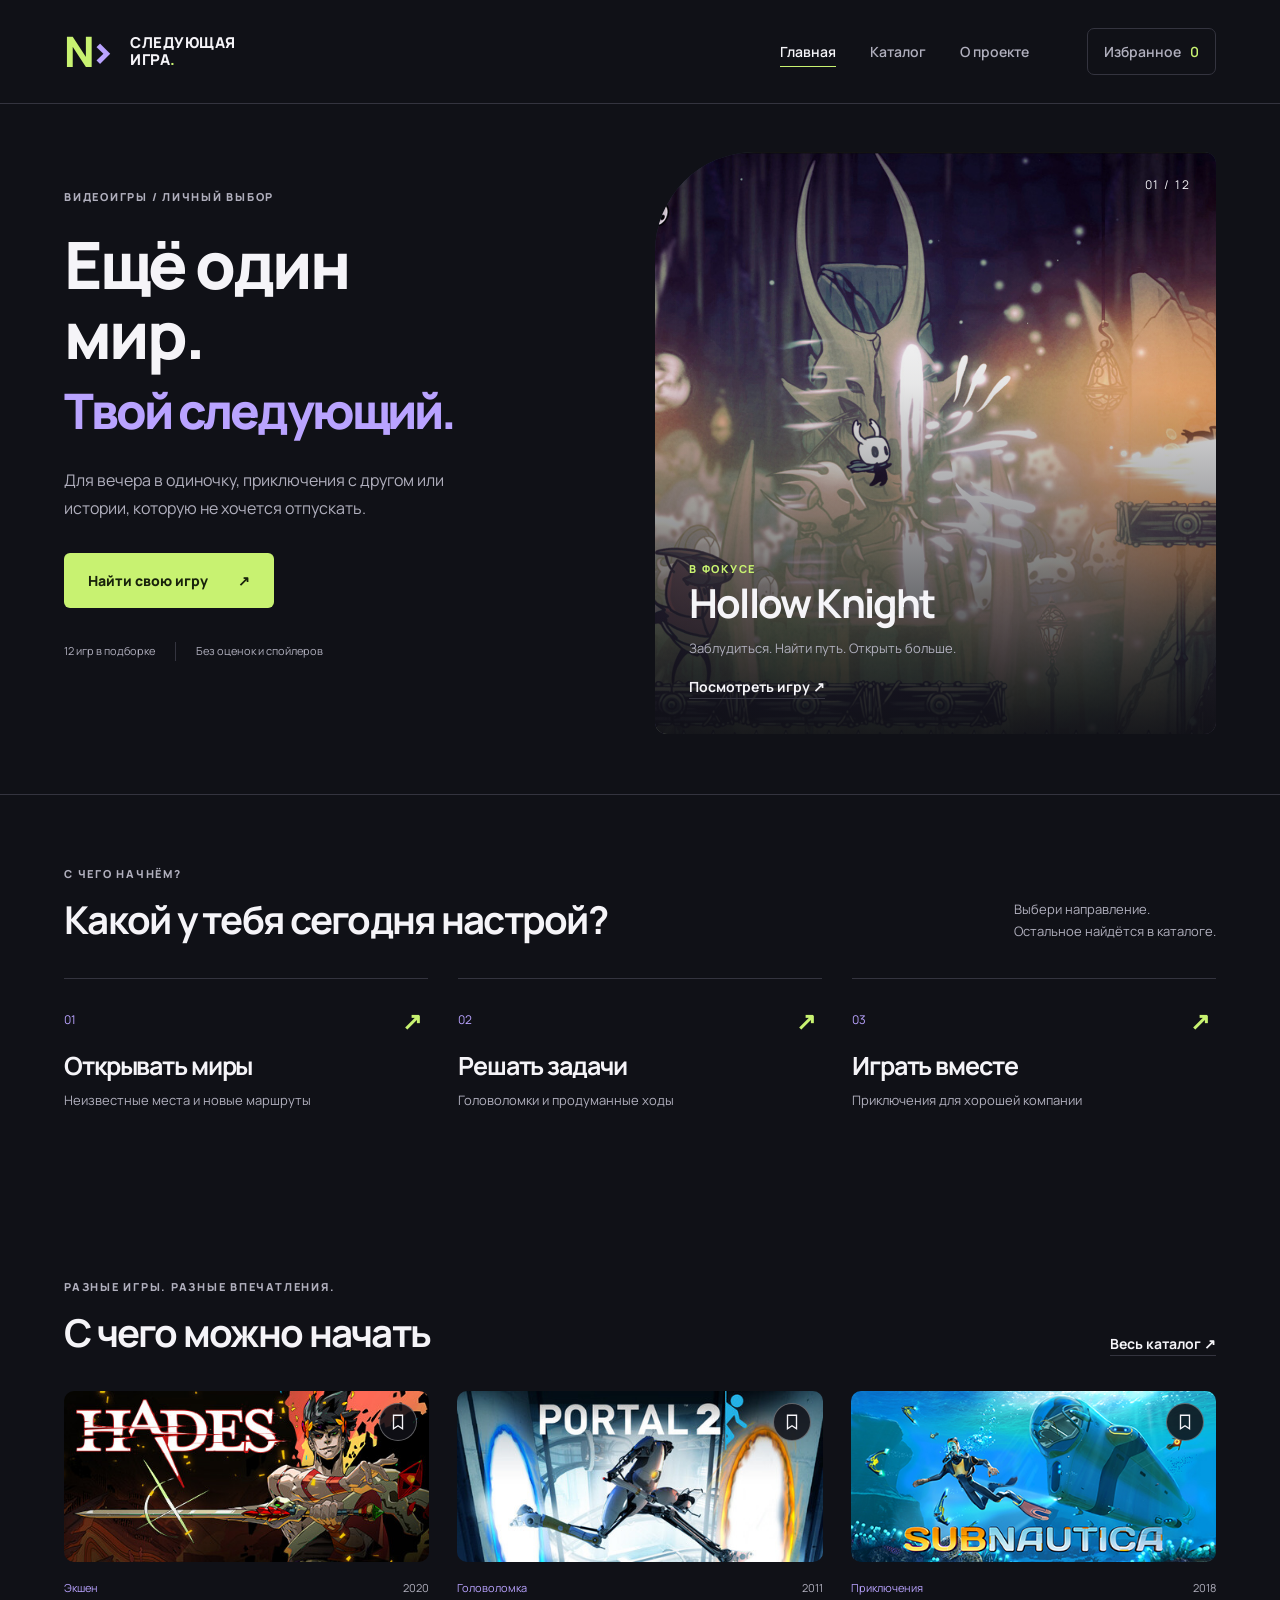
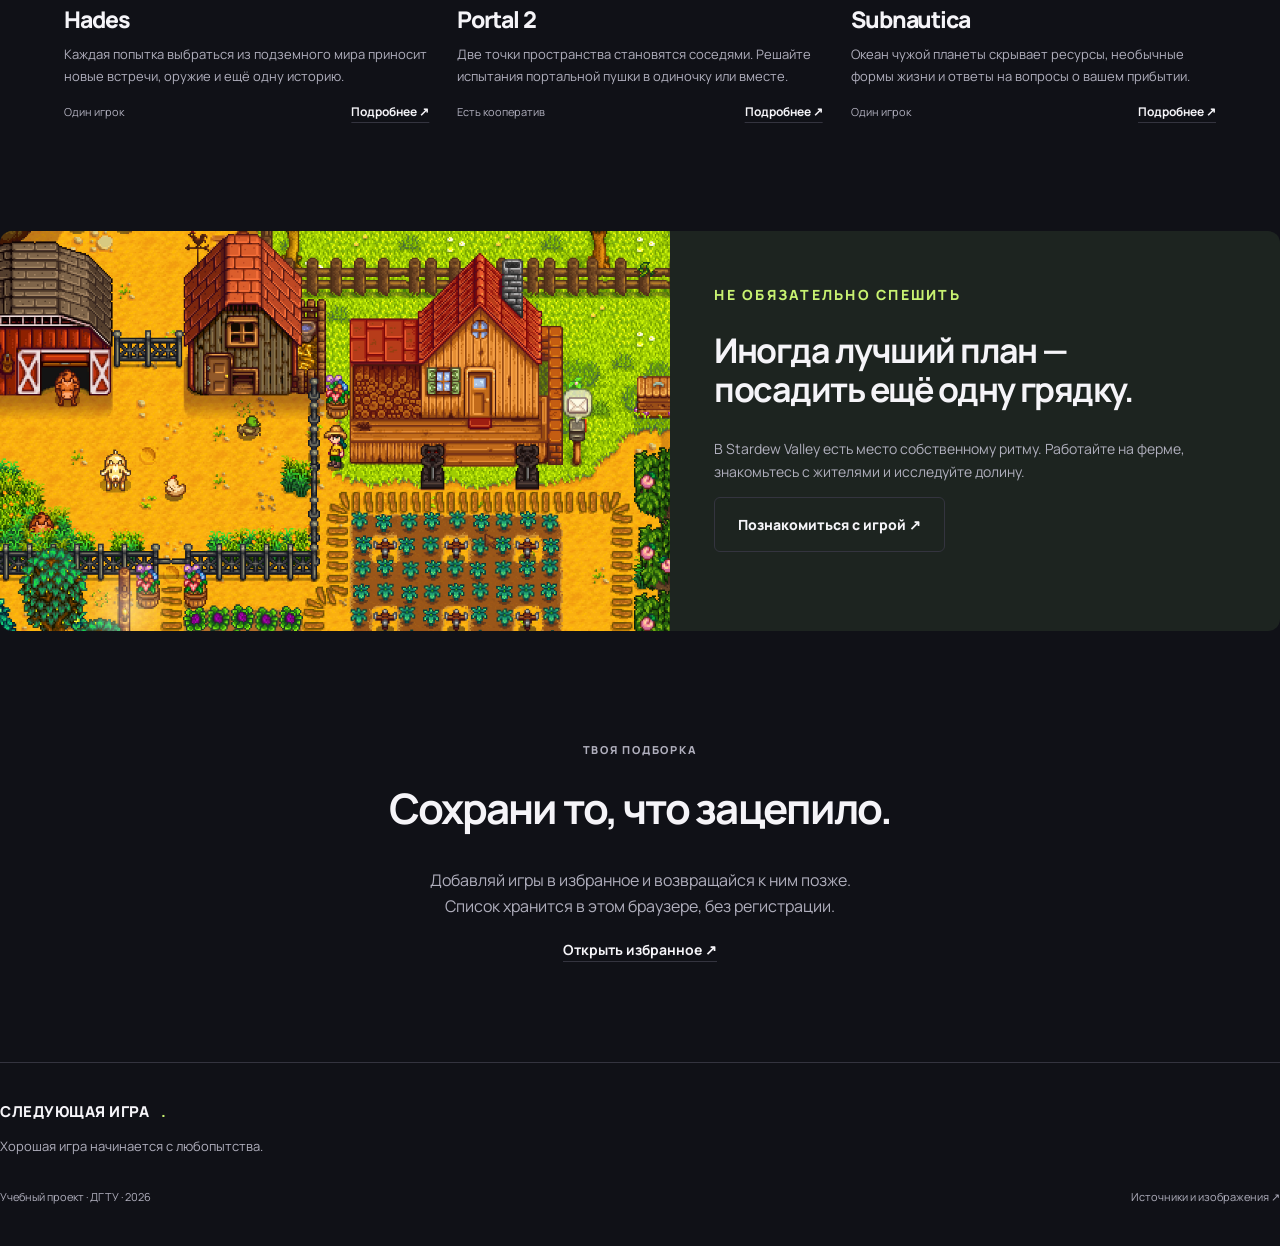
<file: gfggegeg/index.html>
<!doctype html><html lang="ru"><head><meta charset="utf-8"><meta name="viewport" content="width=device-width,initial-scale=1"><meta name="theme-color" content="#101117"><meta name="description" content="Следующая игра — небольшой каталог видеоигр. Поиск по названию, жанры, кооператив и личный список избранного."><title>Главная — Следующая игра</title><link rel="stylesheet" href="styles.css"><script src="games.js" defer></script><script src="app.js" defer></script></head><body><a class="skip" href="#main">К содержимому</a><header class="header"><a class="brand" href="index.html" aria-label="Следующая игра — главная"><span class="brand-symbol">N<span>›</span></span><span>СЛЕДУЮЩАЯ<br>ИГРА<span class="brand-dot">.</span></span></a><button class="menu-toggle" aria-expanded="false" aria-controls="nav">Меню <span>☰</span></button><nav id="nav" aria-label="Главное меню"><a href="index.html" aria-current="page">Главная</a><a href="catalog.html" >Каталог</a><a href="about.html" >О проекте</a><a class="nav-saved" href="catalog.html?saved=1">Избранное <span id="saved-count">0</span></a></nav></header><main id="main"><section class="hero"><div class="hero-copy"><p class="eyebrow">ВИДЕОИГРЫ / ЛИЧНЫЙ ВЫБОР</p><h1>Ещё один<br>мир.<br><em>Твой следующий.</em></h1><p class="hero-intro">Для вечера в одиночку, приключения с другом или истории, которую не хочется отпускать.</p><a class="button primary" href="catalog.html">Найти свою игру <span>↗</span></a><div class="hero-meta"><span>12 игр в подборке</span><span>Без оценок и спойлеров</span></div></div><div class="hero-art"><img src="assets/367520-scene.jpg" alt="Подземное королевство в Hollow Knight" fetchpriority="high"><div class="hero-art-shade"></div><div class="hero-feature"><span class="eyebrow">В ФОКУСЕ</span><h2>Hollow Knight</h2><p>Заблудиться. Найти путь. Открыть больше.</p><button class="text-link" data-open="367520">Посмотреть игру ↗</button></div><span class="hero-index">01 / 12</span></div></section><section class="section moods"><div class="section-heading"><div><p class="eyebrow">С ЧЕГО НАЧНЁМ?</p><h2>Какой у тебя сегодня настрой?</h2></div><p>Выбери направление.<br>Остальное найдётся в каталоге.</p></div><div class="mood-list"><a href="catalog.html?mood=Исследовать"><span>01</span><h3>Открывать миры</h3><p>Неизвестные места и новые маршруты</p><b>↗</b></a><a href="catalog.html?mood=Подумать"><span>02</span><h3>Решать задачи</h3><p>Головоломки и продуманные ходы</p><b>↗</b></a><a href="catalog.html?mode=coop"><span>03</span><h3>Играть вместе</h3><p>Приключения для хорошей компании</p><b>↗</b></a></div></section><section class="section featured"><div class="section-heading"><div><p class="eyebrow">РАЗНЫЕ ИГРЫ. РАЗНЫЕ ВПЕЧАТЛЕНИЯ.</p><h2>С чего можно начать</h2></div><a class="text-link" href="catalog.html">Весь каталог ↗</a></div><div id="featured-games" class="game-grid"></div></section><section class="editorial"><img src="assets/413150-scene.jpg" alt="Ферма в Stardew Valley" loading="lazy"><div><p class="eyebrow">НЕ ОБЯЗАТЕЛЬНО СПЕШИТЬ</p><h2>Иногда лучший план —<br>посадить ещё одну грядку.</h2><p>В Stardew Valley есть место собственному ритму. Работайте на ферме, знакомьтесь с жителями и исследуйте долину.</p><button class="button secondary" data-open="413150">Познакомиться с игрой ↗</button></div></section><section class="section final-note"><p class="eyebrow">ТВОЯ ПОДБОРКА</p><h2>Сохрани то, что зацепило.</h2><p>Добавляй игры в избранное и возвращайся к ним позже.<br>Список хранится в этом браузере, без регистрации.</p><a class="text-link" href="catalog.html?saved=1">Открыть избранное ↗</a></section></main><footer class="footer"><a class="brand" href="index.html">СЛЕДУЮЩАЯ ИГРА<span class="brand-dot">.</span></a><p>Хорошая игра начинается с любопытства.</p><div><span>Учебный проект · ДГТУ · 2026</span><a href="sources.html">Источники и изображения ↗</a></div></footer><dialog id="game-dialog" aria-labelledby="dialog-title"><button class="dialog-close" aria-label="Закрыть описание">×</button><div id="dialog-body"></div></dialog><p class="toast" role="status" id="toast"></p></body></html>
</file>
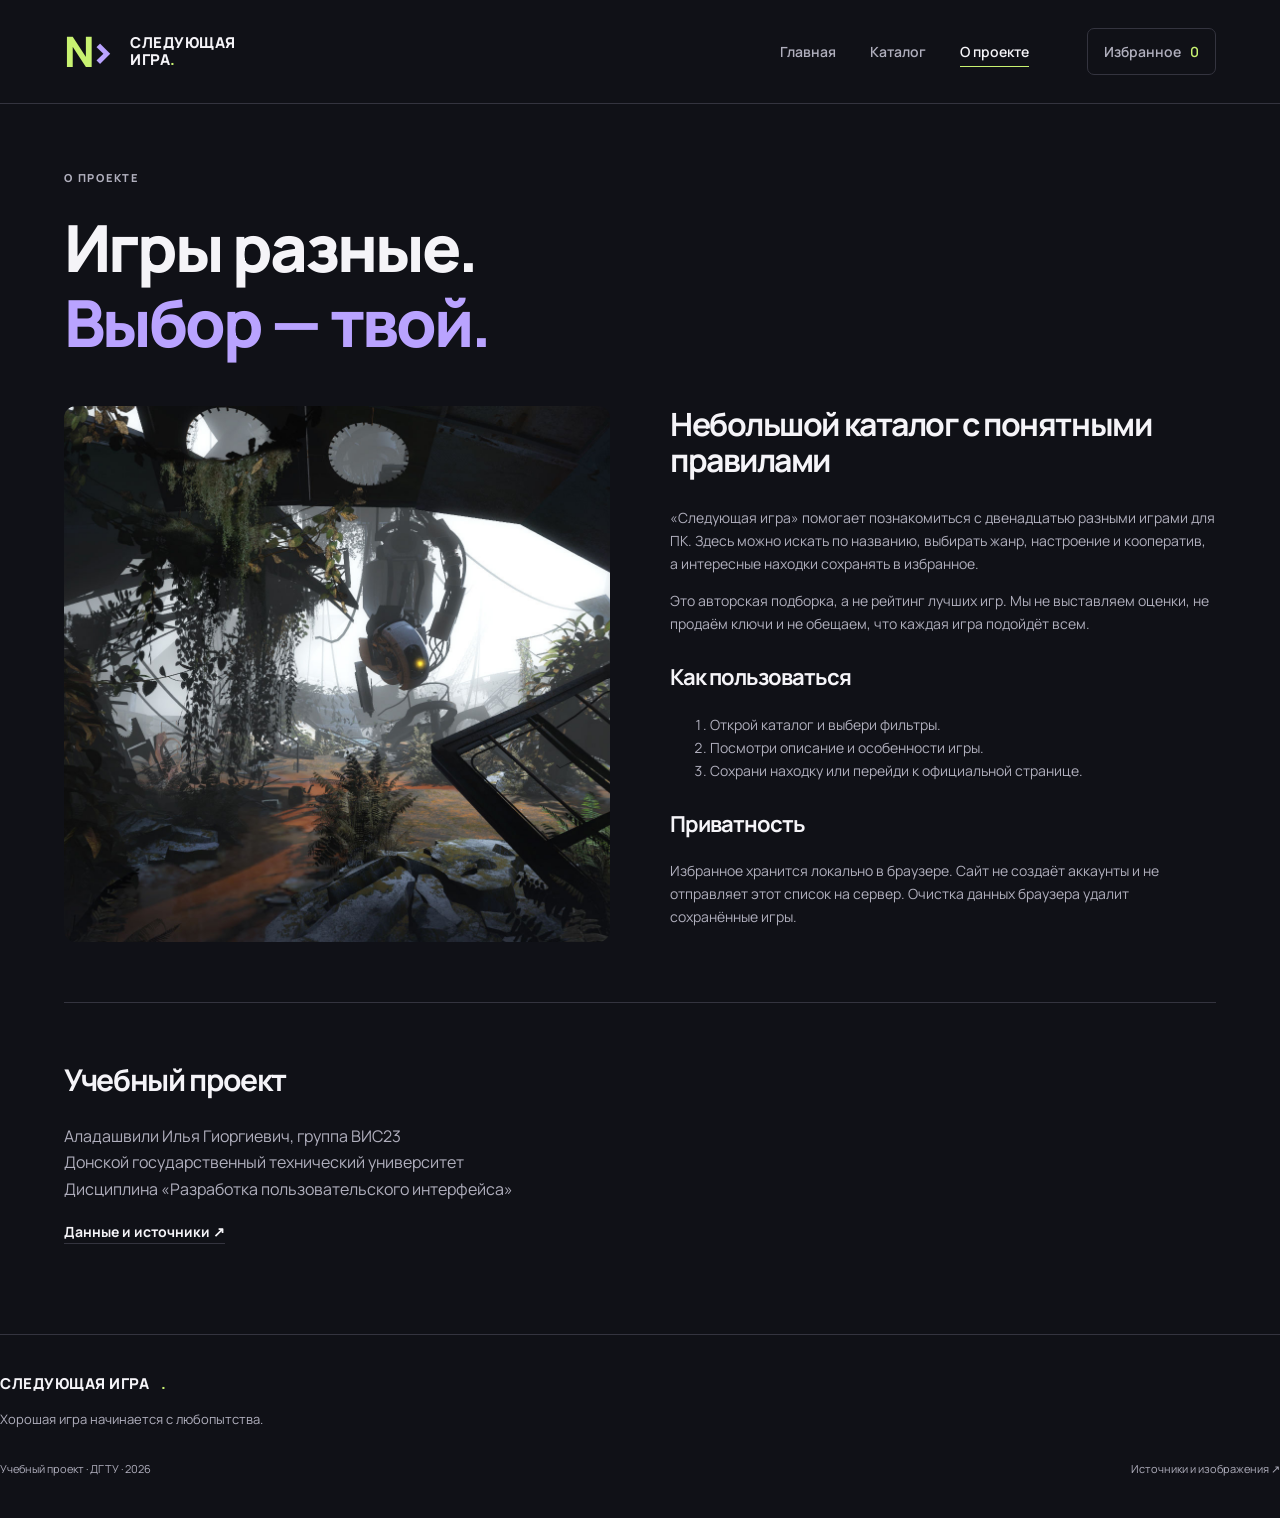
<file: gfggegeg/about.html>
<!doctype html><html lang="ru"><head><meta charset="utf-8"><meta name="viewport" content="width=device-width,initial-scale=1"><meta name="theme-color" content="#101117"><meta name="description" content="Следующая игра — небольшой каталог видеоигр. Поиск по названию, жанры, кооператив и личный список избранного."><title>О проекте — Следующая игра</title><link rel="stylesheet" href="styles.css"><script src="games.js" defer></script><script src="app.js" defer></script></head><body><a class="skip" href="#main">К содержимому</a><header class="header"><a class="brand" href="index.html" aria-label="Следующая игра — главная"><span class="brand-symbol">N<span>›</span></span><span>СЛЕДУЮЩАЯ<br>ИГРА<span class="brand-dot">.</span></span></a><button class="menu-toggle" aria-expanded="false" aria-controls="nav">Меню <span>☰</span></button><nav id="nav" aria-label="Главное меню"><a href="index.html" >Главная</a><a href="catalog.html" >Каталог</a><a href="about.html" aria-current="page">О проекте</a><a class="nav-saved" href="catalog.html?saved=1">Избранное <span id="saved-count">0</span></a></nav></header><main id="main" class="about-main"><p class="eyebrow">О ПРОЕКТЕ</p><h1>Игры разные.<br><em>Выбор — твой.</em></h1><div class="about-layout"><img src="assets/620-scene.jpg" alt="Испытательная камера из Portal 2"><div><h2>Небольшой каталог с понятными правилами</h2><p>«Следующая игра» помогает познакомиться с двенадцатью разными играми для ПК. Здесь можно искать по названию, выбирать жанр, настроение и кооператив, а интересные находки сохранять в избранное.</p><p>Это авторская подборка, а не рейтинг лучших игр. Мы не выставляем оценки, не продаём ключи и не обещаем, что каждая игра подойдёт всем.</p><h3>Как пользоваться</h3><ol><li>Открой каталог и выбери фильтры.</li><li>Посмотри описание и особенности игры.</li><li>Сохрани находку или перейди к официальной странице.</li></ol><h3>Приватность</h3><p>Избранное хранится локально в браузере. Сайт не создаёт аккаунты и не отправляет этот список на сервер. Очистка данных браузера удалит сохранённые игры.</p></div></div><section class="about-author"><h2>Учебный проект</h2><p>Аладашвили Илья Гиоргиевич, группа ВИС23<br>Донской государственный технический университет<br>Дисциплина «Разработка пользовательского интерфейса»</p><a class="text-link" href="sources.html">Данные и источники ↗</a></section></main><footer class="footer"><a class="brand" href="index.html">СЛЕДУЮЩАЯ ИГРА<span class="brand-dot">.</span></a><p>Хорошая игра начинается с любопытства.</p><div><span>Учебный проект · ДГТУ · 2026</span><a href="sources.html">Источники и изображения ↗</a></div></footer><dialog id="game-dialog" aria-labelledby="dialog-title"><button class="dialog-close" aria-label="Закрыть описание">×</button><div id="dialog-body"></div></dialog><p class="toast" role="status" id="toast"></p></body></html>
</file>
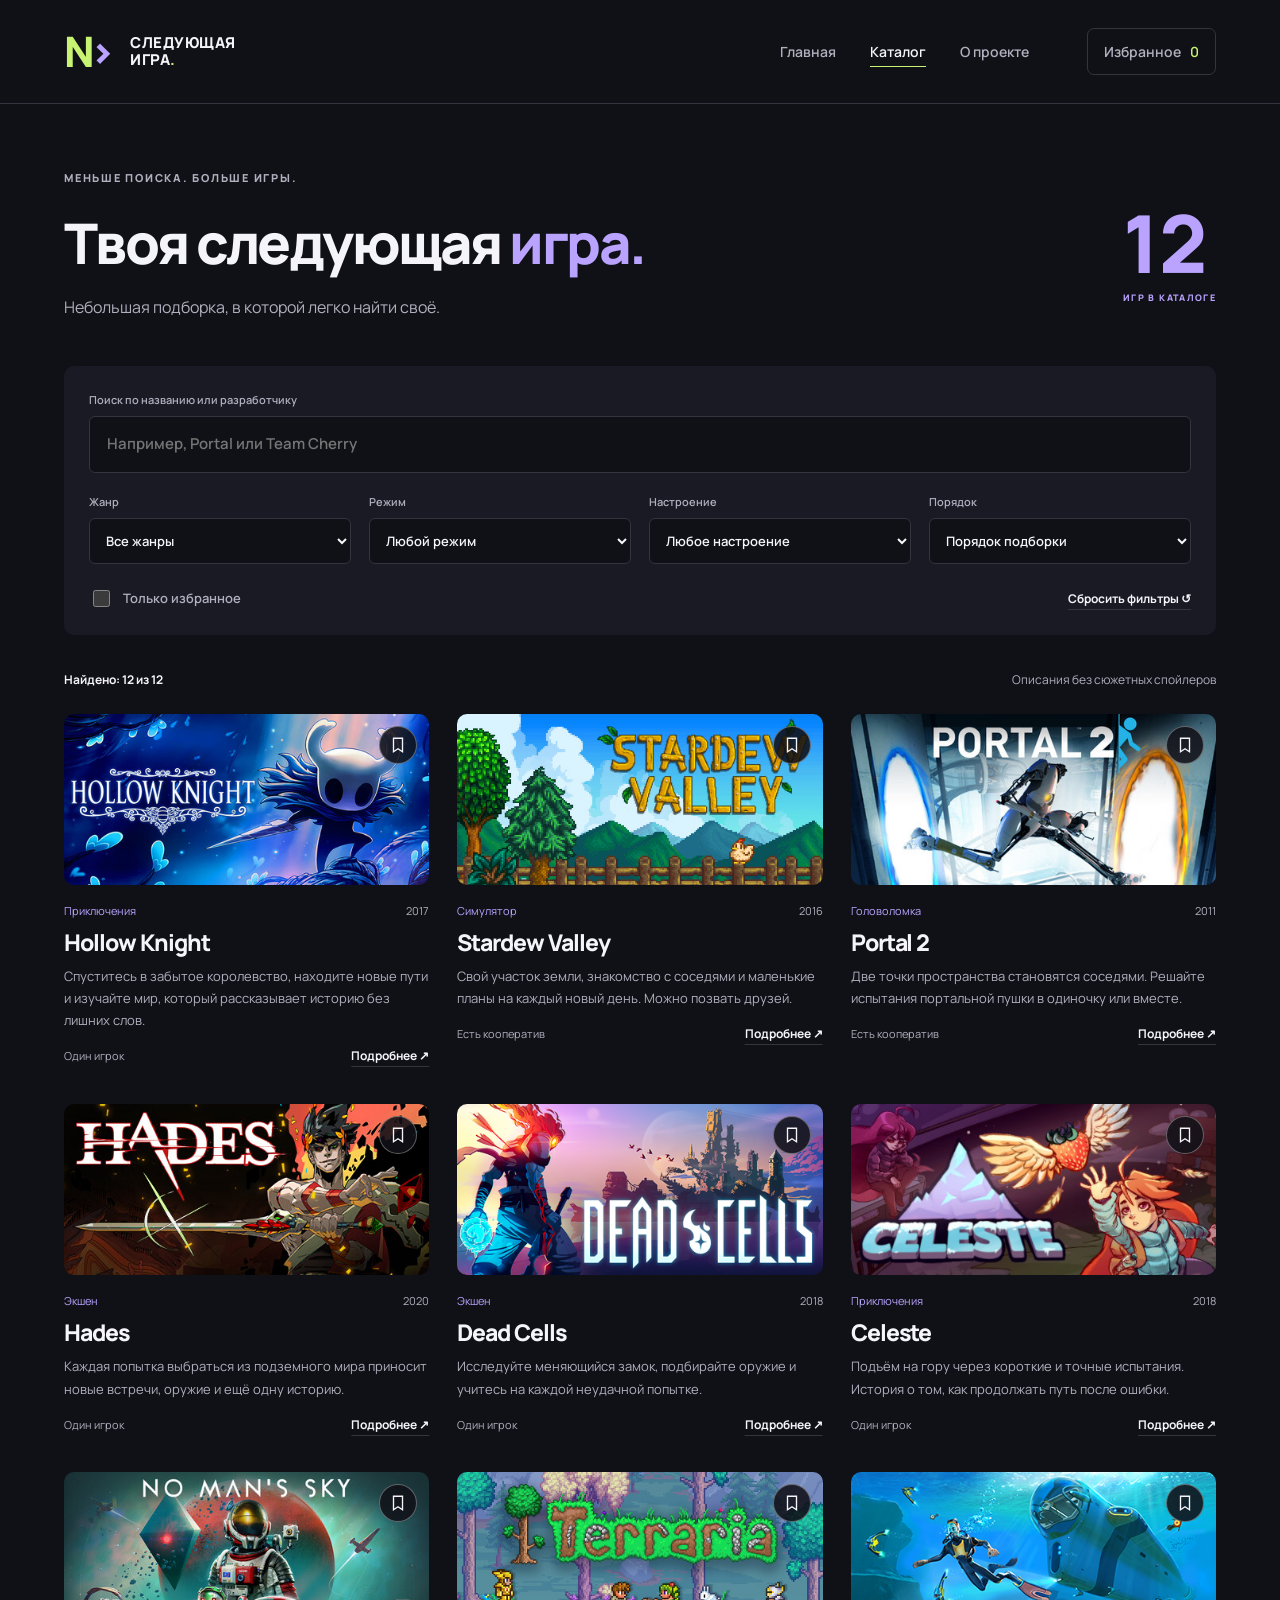
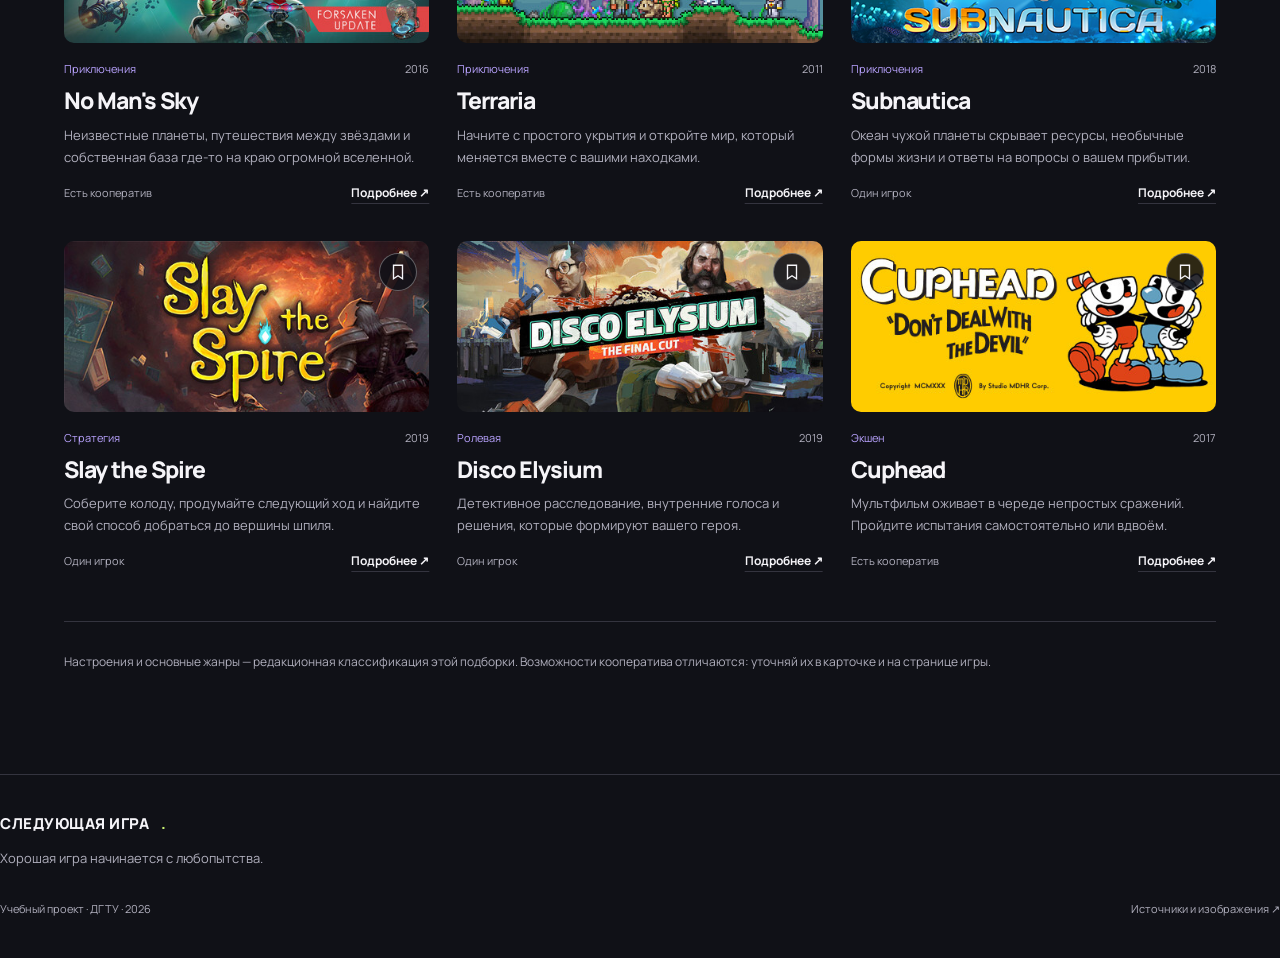
<file: gfggegeg/catalog.html>
<!doctype html><html lang="ru"><head><meta charset="utf-8"><meta name="viewport" content="width=device-width,initial-scale=1"><meta name="theme-color" content="#101117"><meta name="description" content="Следующая игра — небольшой каталог видеоигр. Поиск по названию, жанры, кооператив и личный список избранного."><title>Каталог — Следующая игра</title><link rel="stylesheet" href="styles.css"><script src="games.js" defer></script><script src="app.js" defer></script></head><body><a class="skip" href="#main">К содержимому</a><header class="header"><a class="brand" href="index.html" aria-label="Следующая игра — главная"><span class="brand-symbol">N<span>›</span></span><span>СЛЕДУЮЩАЯ<br>ИГРА<span class="brand-dot">.</span></span></a><button class="menu-toggle" aria-expanded="false" aria-controls="nav">Меню <span>☰</span></button><nav id="nav" aria-label="Главное меню"><a href="index.html" >Главная</a><a href="catalog.html" aria-current="page">Каталог</a><a href="about.html" >О проекте</a><a class="nav-saved" href="catalog.html?saved=1">Избранное <span id="saved-count">0</span></a></nav></header><main id="main" class="catalog-main"><div class="catalog-title"><div><p class="eyebrow">МЕНЬШЕ ПОИСКА. БОЛЬШЕ ИГРЫ.</p><h1>Твоя следующая <em>игра.</em></h1><p>Небольшая подборка, в которой легко найти своё.</p></div><span class="catalog-number">12<span>ИГР В КАТАЛОГЕ</span></span></div><form id="filters" class="filters" role="search"><label class="search-label"><span>Поиск по названию или разработчику</span><input type="search" id="search" placeholder="Например, Portal или Team Cherry" autocomplete="off"></label><div class="filter-row"><label>Жанр<select id="genre"><option value="">Все жанры</option></select></label><label>Режим<select id="mode"><option value="">Любой режим</option><option value="solo">Один игрок</option><option value="coop">Есть кооператив</option></select></label><label>Настроение<select id="mood"><option value="">Любое настроение</option></select></label><label>Порядок<select id="sort"><option value="curated">Порядок подборки</option><option value="name">Название А–Я</option><option value="year">Сначала новые</option></select></label></div><div class="filter-bottom"><label class="checkbox"><input type="checkbox" id="only-saved"> Только избранное</label><button type="button" id="reset" class="text-link">Сбросить фильтры ↺</button></div></form><div class="results-heading"><p id="results-count" role="status"></p><p>Описания без сюжетных спойлеров</p></div><div id="catalog-grid" class="game-grid"></div><div id="empty-state" class="empty-state" hidden><h2>Пока ничего не нашлось</h2><p>Попробуй другое название или убери часть фильтров.<br>Чтобы сохранить игру, нажми на закладку в её карточке.</p><button class="button primary" id="empty-reset">Показать все игры</button></div><p class="catalog-note">Настроения и основные жанры — редакционная классификация этой подборки. Возможности кооператива отличаются: уточняй их в карточке и на странице игры.</p><noscript>Для поиска и фильтров включите JavaScript. Список игр и ссылки доступны на странице «Источники».</noscript></main><footer class="footer"><a class="brand" href="index.html">СЛЕДУЮЩАЯ ИГРА<span class="brand-dot">.</span></a><p>Хорошая игра начинается с любопытства.</p><div><span>Учебный проект · ДГТУ · 2026</span><a href="sources.html">Источники и изображения ↗</a></div></footer><dialog id="game-dialog" aria-labelledby="dialog-title"><button class="dialog-close" aria-label="Закрыть описание">×</button><div id="dialog-body"></div></dialog><p class="toast" role="status" id="toast"></p></body></html>
</file>
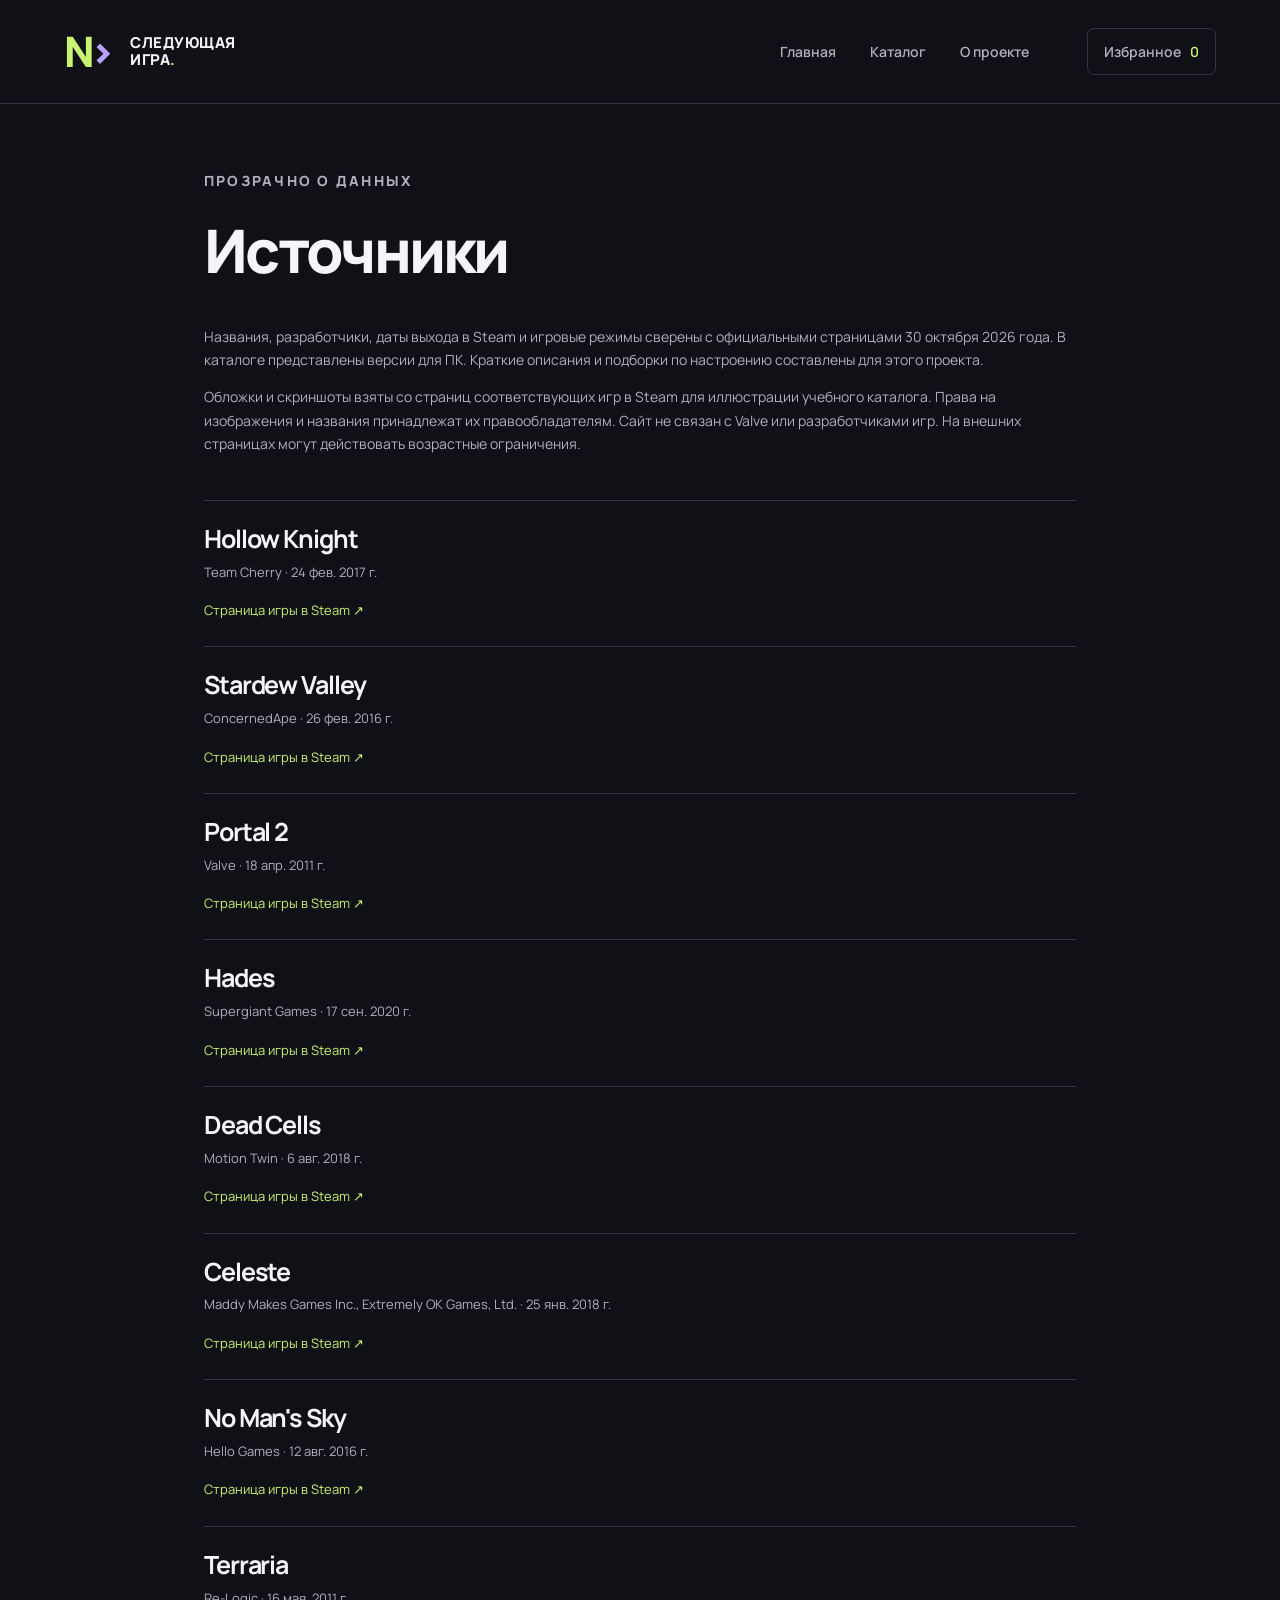
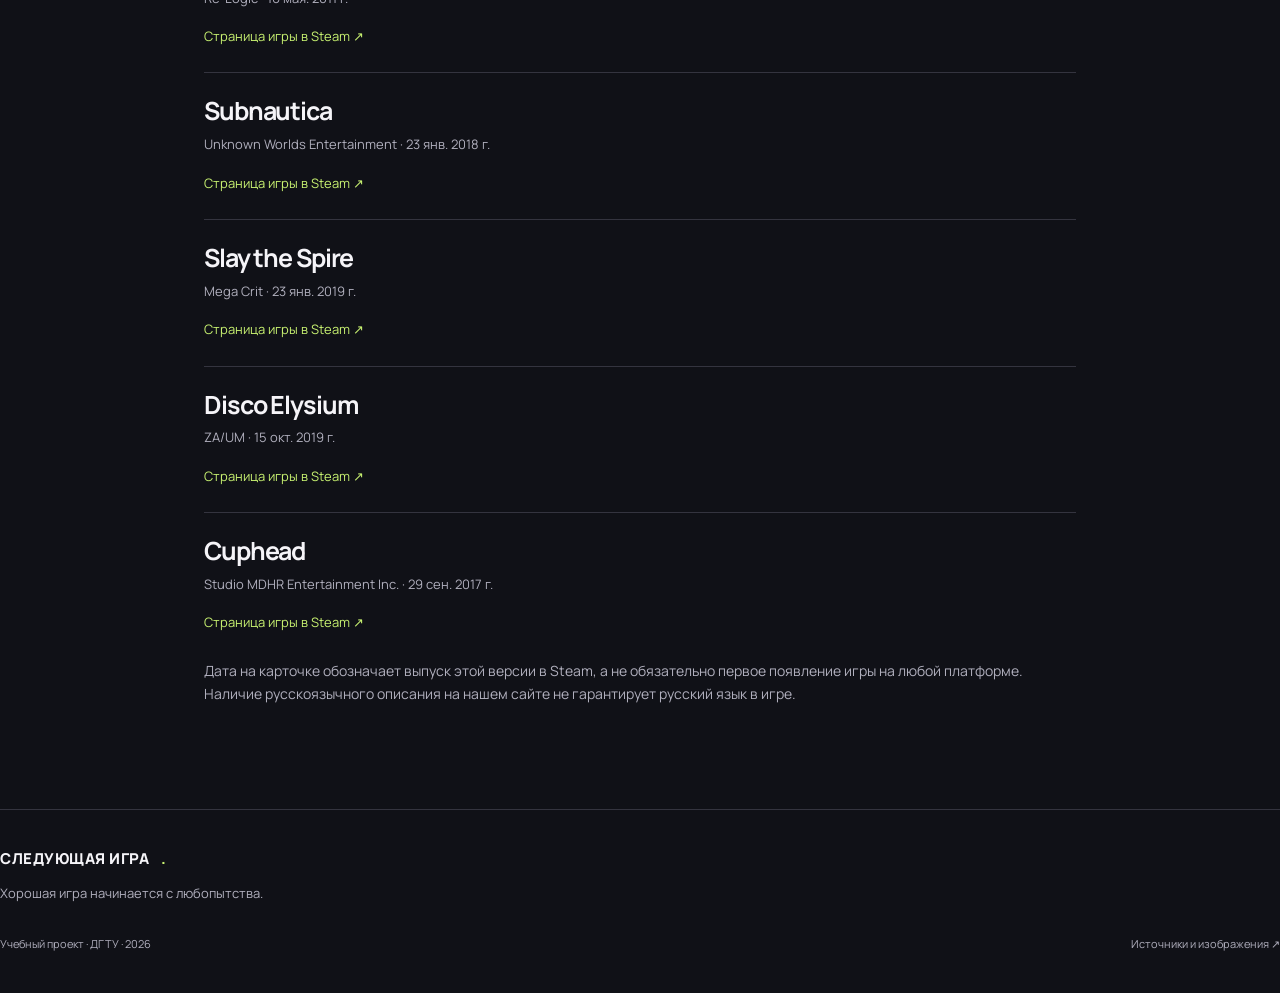
<file: gfggegeg/sources.html>
<!doctype html><html lang="ru"><head><meta charset="utf-8"><meta name="viewport" content="width=device-width,initial-scale=1"><meta name="theme-color" content="#101117"><meta name="description" content="Следующая игра — небольшой каталог видеоигр. Поиск по названию, жанры, кооператив и личный список избранного."><title>Источники — Следующая игра</title><link rel="stylesheet" href="styles.css"><script src="games.js" defer></script><script src="app.js" defer></script></head><body><a class="skip" href="#main">К содержимому</a><header class="header"><a class="brand" href="index.html" aria-label="Следующая игра — главная"><span class="brand-symbol">N<span>›</span></span><span>СЛЕДУЮЩАЯ<br>ИГРА<span class="brand-dot">.</span></span></a><button class="menu-toggle" aria-expanded="false" aria-controls="nav">Меню <span>☰</span></button><nav id="nav" aria-label="Главное меню"><a href="index.html" >Главная</a><a href="catalog.html" >Каталог</a><a href="about.html" >О проекте</a><a class="nav-saved" href="catalog.html?saved=1">Избранное <span id="saved-count">0</span></a></nav></header><main id="main" class="sources-main"><p class="eyebrow">ПРОЗРАЧНО О ДАННЫХ</p><h1>Источники</h1><p>Названия, разработчики, даты выхода в Steam и игровые режимы сверены с официальными страницами 30 октября 2026 года. В каталоге представлены версии для ПК. Краткие описания и подборки по настроению составлены для этого проекта.</p><p>Обложки и скриншоты взяты со страниц соответствующих игр в Steam для иллюстрации учебного каталога. Права на изображения и названия принадлежат их правообладателям. Сайт не связан с Valve или разработчиками игр. На внешних страницах могут действовать возрастные ограничения.</p><div class="source-list"><article><h2>Hollow Knight</h2><p>Team Cherry · 24 фев. 2017 г.</p><a href="https://store.steampowered.com/app/367520/" target="_blank" rel="noopener noreferrer">Страница игры в Steam ↗</a></article><article><h2>Stardew Valley</h2><p>ConcernedApe · 26 фев. 2016 г.</p><a href="https://store.steampowered.com/app/413150/" target="_blank" rel="noopener noreferrer">Страница игры в Steam ↗</a></article><article><h2>Portal 2</h2><p>Valve · 18 апр. 2011 г.</p><a href="https://store.steampowered.com/app/620/" target="_blank" rel="noopener noreferrer">Страница игры в Steam ↗</a></article><article><h2>Hades</h2><p>Supergiant Games · 17 сен. 2020 г.</p><a href="https://store.steampowered.com/app/1145360/" target="_blank" rel="noopener noreferrer">Страница игры в Steam ↗</a></article><article><h2>Dead Cells</h2><p>Motion Twin · 6 авг. 2018 г.</p><a href="https://store.steampowered.com/app/588650/" target="_blank" rel="noopener noreferrer">Страница игры в Steam ↗</a></article><article><h2>Celeste</h2><p>Maddy Makes Games Inc., Extremely OK Games, Ltd. · 25 янв. 2018 г.</p><a href="https://store.steampowered.com/app/504230/" target="_blank" rel="noopener noreferrer">Страница игры в Steam ↗</a></article><article><h2>No Man&#x27;s Sky</h2><p>Hello Games · 12 авг. 2016 г.</p><a href="https://store.steampowered.com/app/275850/" target="_blank" rel="noopener noreferrer">Страница игры в Steam ↗</a></article><article><h2>Terraria</h2><p>Re-Logic · 16 мая. 2011 г.</p><a href="https://store.steampowered.com/app/105600/" target="_blank" rel="noopener noreferrer">Страница игры в Steam ↗</a></article><article><h2>Subnautica</h2><p>Unknown Worlds Entertainment · 23 янв. 2018 г.</p><a href="https://store.steampowered.com/app/264710/" target="_blank" rel="noopener noreferrer">Страница игры в Steam ↗</a></article><article><h2>Slay the Spire</h2><p>Mega Crit · 23 янв. 2019 г.</p><a href="https://store.steampowered.com/app/646570/" target="_blank" rel="noopener noreferrer">Страница игры в Steam ↗</a></article><article><h2>Disco Elysium</h2><p>ZA/UM · 15 окт. 2019 г.</p><a href="https://store.steampowered.com/app/632470/" target="_blank" rel="noopener noreferrer">Страница игры в Steam ↗</a></article><article><h2>Cuphead</h2><p>Studio MDHR Entertainment Inc. · 29 сен. 2017 г.</p><a href="https://store.steampowered.com/app/268910/" target="_blank" rel="noopener noreferrer">Страница игры в Steam ↗</a></article></div><p>Дата на карточке обозначает выпуск этой версии в Steam, а не обязательно первое появление игры на любой платформе. Наличие русскоязычного описания на нашем сайте не гарантирует русский язык в игре.</p></main><footer class="footer"><a class="brand" href="index.html">СЛЕДУЮЩАЯ ИГРА<span class="brand-dot">.</span></a><p>Хорошая игра начинается с любопытства.</p><div><span>Учебный проект · ДГТУ · 2026</span><a href="sources.html">Источники и изображения ↗</a></div></footer><dialog id="game-dialog" aria-labelledby="dialog-title"><button class="dialog-close" aria-label="Закрыть описание">×</button><div id="dialog-body"></div></dialog><p class="toast" role="status" id="toast"></p></body></html>
</file>
<file: gfggegeg/styles.css>
@import url('https://fonts.googleapis.com/css2?family=Manrope:wght@400;500;600;700;800&display=swap');
:root{--bg:#101117;--panel:#191a24;--ink:#f5f4f8;--muted:#b0afbd;--line:#34343f;--accent:#c8f271;--purple:#b9a3ff;--radius:12px;color-scheme:dark;font-family:Manrope,Arial,sans-serif}*{box-sizing:border-box}html{scroll-behavior:smooth}body{margin:0;background:var(--bg);color:var(--ink);line-height:1.65}a{color:inherit;text-decoration:none}button,input,select{font:inherit}button,a,input,select{-webkit-tap-highlight-color:transparent}button{cursor:pointer}img{display:block;max-width:100%}button{color:inherit}a:focus-visible,button:focus-visible,input:focus-visible,select:focus-visible{outline:3px solid var(--accent);outline-offset:5px}p,h1,h2,h3{margin-top:0}h1,h2,h3{line-height:1.15;letter-spacing:-.045em}h1{font-size:clamp(42px,5.8vw,84px);font-weight:800}h2{font-size:clamp(26px,3vw,42px)}h3{font-size:23px}em{color:var(--purple);font-style:normal}p{color:var(--muted)}.skip{position:fixed;top:-100px;left:20px;background:var(--accent);color:#101117;z-index:99;padding:10px}.skip:focus{top:10px}.header{height:104px;max-width:1440px;margin:auto;padding:0 64px;display:flex;align-items:center;justify-content:space-between;border-bottom:1px solid var(--line);gap:28px}.brand{display:flex;align-items:center;gap:12px;font-weight:800;line-height:1.15;font-size:15px;letter-spacing:.035em}.brand-symbol{font-size:42px;letter-spacing:-.14em;color:var(--accent);padding-right:8px}.brand-symbol span{color:var(--purple)}.brand-dot{color:var(--accent)}nav{display:flex;align-items:center;gap:34px;font-size:14px;font-weight:600}nav a{color:var(--muted)}nav a:hover,nav a[aria-current]{color:var(--ink)}nav a[aria-current]{text-decoration:underline;text-underline-offset:9px;text-decoration-color:var(--accent)}.nav-saved{margin-left:24px;border:1px solid var(--line);border-radius:7px;padding:11px 16px}.nav-saved span{margin-left:6px;color:var(--accent)}.menu-toggle{display:none}.hero{max-width:1440px;margin:auto;display:grid;grid-template-columns:1fr 1fr;min-height:690px;padding:48px 64px 60px;gap:30px}.hero-copy{padding-top:36px;position:relative;z-index:1}.eyebrow{color:var(--muted);font-size:11px;letter-spacing:.16em;font-weight:800;margin-bottom:24px}.hero h1{font-size:clamp(48px,5.1vw,74px);line-height:1.07;margin-bottom:26px}.hero h1 em{font-size:.75em;white-space:nowrap}.hero-intro{max-width:430px;font-size:16px;line-height:1.8;margin-bottom:30px}.button{display:inline-flex;align-items:center;justify-content:space-between;gap:30px;padding:15px 23px;border-radius:6px;font-weight:800;font-size:14px;border:1px solid transparent}.primary{background:var(--accent);color:#18220b}.primary:hover{background:#dcffa0}.secondary{background:transparent;border-color:var(--line);color:var(--ink)}.secondary:hover{border-color:var(--purple)}.hero-meta{margin-top:34px;display:flex;gap:20px;font-size:11px;color:var(--muted)}.hero-meta span+span{border-left:1px solid var(--line);padding-left:20px}.hero-art{position:relative;border-radius:100px 12px 12px 12px;overflow:hidden;background:#283343;min-height:560px}.hero-art>img{height:100%;width:100%;object-fit:cover;object-position:52% center}.hero-art-shade{position:absolute;inset:0;background:linear-gradient(180deg,transparent 20%,#1011171a 40%,#101117ee)}.hero-feature{position:absolute;bottom:35px;left:34px;right:30px}.hero-feature h2{font-size:40px;margin-bottom:12px}.hero-feature p{font-size:13px}.hero-feature .eyebrow{color:var(--accent);margin-bottom:12px}.text-link{background:none;border:0;padding:0;font-size:14px;color:var(--ink);font-weight:700;text-decoration:underline;text-decoration-color:var(--line);text-underline-offset:6px}.text-link:hover{color:var(--accent)}.hero-index{position:absolute;right:25px;top:23px;font-size:12px;letter-spacing:.16em}.section{max-width:1440px;margin:auto;padding:70px 64px}.section-heading{display:flex;justify-content:space-between;align-items:flex-end;gap:30px;margin-bottom:36px}.section-heading h2{margin-bottom:0}.section-heading .eyebrow{margin-bottom:15px}.section-heading>p{margin:0;font-size:13px}.moods{border-top:1px solid var(--line)}.mood-list{display:grid;grid-template-columns:repeat(3,1fr);gap:30px}.mood-list a{padding:26px 0;border-top:1px solid var(--line);position:relative}.mood-list a>span{font-size:12px;color:var(--purple)}.mood-list h3{margin:20px 0 10px;font-size:25px}.mood-list p{font-size:13px;margin-bottom:0}.mood-list b{position:absolute;right:6px;top:22px;font-size:24px;color:var(--accent)}.mood-list a:hover h3{color:var(--purple)}.game-grid{display:grid;grid-template-columns:repeat(3,minmax(0,1fr));gap:38px 28px}.game-card{min-width:0}.card-image{position:relative;border-radius:10px;overflow:hidden;background:#252633;aspect-ratio:460/215}.card-image img{width:100%;height:100%;object-fit:cover;transition:transform .3s}.game-card:hover img{transform:scale(1.035)}.open-image{border:0;padding:0;display:block;width:100%;height:100%;background:none}.save-button{position:absolute;right:12px;top:12px;display:grid;place-items:center;width:38px;height:38px;border-radius:50%;background:#101117df;border:1px solid #ffffff55;font-size:20px}.save-button[aria-pressed=true]{background:var(--accent);color:#111;border-color:var(--accent)}.save-button svg{width:18px;height:18px;fill:none;stroke:currentColor;stroke-width:1.8}.save-button[aria-pressed=true] svg{fill:currentColor}.card-meta{display:flex;gap:10px;align-items:center;color:var(--purple);font-size:11px;margin:17px 0 9px}.card-meta .year{margin-left:auto;color:var(--muted)}.game-card h3{font-size:23px;margin-bottom:10px}.card-title{border:0;background:none;padding:0;text-align:left;font-size:inherit;font-weight:800;letter-spacing:inherit}.card-title:hover{color:var(--accent)}.game-card p{font-size:13px;line-height:1.7;margin-bottom:15px}.card-bottom{display:flex;align-items:center;justify-content:space-between;font-size:11px;color:var(--muted)}.card-bottom .text-link{font-size:12px}.editorial{max-width:1312px;margin:40px auto 0;display:grid;grid-template-columns:1.1fr 1fr;background:#1d2420;border-radius:12px;overflow:hidden}.editorial>img{width:100%;height:100%;min-height:400px;object-fit:cover}.editorial>div{padding:52px 44px}.editorial h2{font-size:34px}.editorial p{font-size:14px}.editorial .eyebrow{color:var(--accent)}.final-note{padding-top:110px;padding-bottom:100px;text-align:center}.final-note h2{font-size:42px}.footer{border-top:1px solid var(--line);max-width:1312px;margin:auto;padding:40px 0}.footer>p{font-size:13px;margin-top:16px}.footer>div{display:flex;justify-content:space-between;gap:20px;color:var(--muted);font-size:11px;margin-top:30px}.footer a:hover{color:var(--accent)}.catalog-main,.about-main,.sources-main{max-width:1440px;padding:65px 64px 90px;margin:auto}.catalog-title{display:flex;align-items:center;justify-content:space-between;gap:30px}.catalog-title h1{font-size:56px;margin-bottom:18px}.catalog-number{font-size:80px;font-weight:800;line-height:1;color:var(--purple)}.catalog-number span{display:block;font-size:9px;letter-spacing:.15em;text-align:center;margin-top:10px}.filters{margin-top:30px;background:var(--panel);padding:25px;border-radius:10px}.filters label{display:flex;flex-direction:column;gap:7px;color:var(--muted);font-size:11px;font-weight:600}.search-label input{background:#101117;border:1px solid var(--line);border-radius:6px;color:var(--ink);padding:15px 17px;font-size:15px;width:100%}.filter-row{display:grid;grid-template-columns:repeat(4,minmax(0,1fr));gap:18px;margin-top:20px}select{width:100%;padding:12px;background:#101117;border:1px solid var(--line);border-radius:6px;color:var(--ink);font-size:13px}.filter-bottom{display:flex;justify-content:space-between;margin-top:23px;align-items:center;gap:20px}.filters .checkbox{flex-direction:row;align-items:center;font-size:13px;gap:10px}.checkbox input{accent-color:var(--accent);width:17px;height:17px}.filter-bottom button{font-size:12px}.results-heading{display:flex;justify-content:space-between;font-size:12px;margin:35px 0 24px}.results-heading p{margin:0}#results-count{color:var(--ink);font-weight:700}.catalog-note{font-size:12px;border-top:1px solid var(--line);padding-top:30px;margin-top:50px}.empty-state{text-align:center;padding:65px 20px}.empty-state[hidden]{display:none}.about-main h1{font-size:65px;margin-bottom:45px}.about-layout{display:grid;grid-template-columns:1fr 1fr;gap:60px}.about-layout>img{width:100%;height:100%;max-height:650px;object-fit:cover;border-radius:12px}.about-layout h2{font-size:32px}.about-layout h3{font-size:22px;margin-top:30px}.about-layout p,.about-layout li{font-size:14px;color:var(--muted)}.about-author{padding-top:60px;margin-top:60px;border-top:1px solid var(--line)}.about-author h2{font-size:30px}.sources-main{max-width:1000px}.sources-main h1{font-size:60px}.sources-main>p{font-size:14px}.source-list{margin-top:45px}.source-list article{border-top:1px solid var(--line);padding:24px 0}.source-list h2{font-size:25px;margin-bottom:8px}.source-list p,.source-list a{font-size:13px}.source-list a{color:var(--accent)}dialog{width:min(800px,calc(100% - 32px));max-height:90vh;padding:0;border:1px solid var(--line);border-radius:12px;background:var(--panel);color:var(--ink);overflow:auto}dialog::backdrop{background:#000b;backdrop-filter:blur(6px)}.dialog-close{position:absolute;right:15px;top:15px;border:1px solid #ffffff66;border-radius:50%;background:#101117df;width:42px;height:42px;font-size:28px;z-index:1}.dialog-image{width:100%;aspect-ratio:16/8;object-fit:cover}.dialog-content{padding:30px}.dialog-content h2{font-size:36px;margin-bottom:20px}.dialog-content p{font-size:14px}.detail-list{display:grid;grid-template-columns:1fr 1fr;gap:18px;border-block:1px solid var(--line);padding:20px 0;margin:25px 0}.detail-list dt{color:var(--muted);font-size:11px}.detail-list dd{margin:4px 0 0;font-size:13px}.dialog-actions{display:flex;gap:15px;flex-wrap:wrap}.toast{position:fixed;bottom:24px;left:50%;transform:translate(-50%,20px);opacity:0;background:var(--accent);color:#142000;border-radius:8px;padding:13px 22px;font-size:13px;z-index:9;pointer-events:none;transition:.2s;max-width:90vw;text-align:center}.toast.visible{opacity:1;transform:translate(-50%,0)}
@media(min-width:1600px){.hero{min-height:760px}.hero-art{min-height:620px}}
@media(max-width:1100px){.header{padding-inline:32px}nav{gap:20px}.nav-saved{margin-left:0}.hero,.section,.catalog-main,.about-main{padding-inline:32px}.hero{gap:20px;min-height:620px}.hero h1{font-size:58px}.hero-art{min-height:520px}.editorial,.footer{margin-inline:32px}.hero h1 em{white-space:normal}.game-grid{gap:30px 20px}.catalog-title h1{font-size:45px}}
@media(max-width:760px){.header{height:85px;padding-inline:22px;position:relative}.brand{font-size:12px}.brand-symbol{font-size:34px}.menu-toggle{display:flex;gap:15px;background:none;border:1px solid var(--line);padding:8px 12px;border-radius:6px;font-size:12px}nav{display:none;position:absolute;top:84px;left:0;right:0;background:var(--panel);padding:24px;z-index:5;flex-direction:column;align-items:stretch;gap:24px}nav.open{display:flex}.hero{padding:30px 22px 45px;grid-template-columns:1fr;gap:35px}.hero-copy{padding-top:10px}.hero h1{font-size:57px}.hero h1 em{font-size:.7em;white-space:normal}.hero-intro{font-size:15px;max-width:440px}.hero-meta{font-size:10px;gap:12px}.hero-meta span+span{padding-left:12px}.hero-art{min-height:400px;height:400px;border-top-left-radius:65px}.hero-feature{left:25px;bottom:25px}.hero-feature h2{font-size:34px}.section{padding:50px 22px}.section-heading{align-items:flex-start;flex-direction:column;gap:18px}.section-heading>p br{display:none}.mood-list{grid-template-columns:1fr;gap:0}.mood-list a{padding:22px 0}.mood-list h3{margin-top:12px}.game-grid{grid-template-columns:repeat(2,minmax(0,1fr));gap:30px 18px}.game-card h3{font-size:20px}.editorial{margin:20px 22px 0;grid-template-columns:1fr}.editorial>img{height:240px;min-height:0}.editorial>div{padding:32px 25px}.editorial h2{font-size:29px}.final-note h2{font-size:32px}.final-note p{font-size:14px}.footer{margin-inline:22px}.footer>div{flex-direction:column;gap:12px}.catalog-main,.about-main,.sources-main{padding:40px 22px 60px}.catalog-title h1,.about-main h1,.sources-main h1{font-size:44px}.catalog-number{display:none}.catalog-title p{font-size:14px}.filter-row{grid-template-columns:1fr 1fr;gap:15px}.filters{padding:18px}.filter-bottom{align-items:flex-start;flex-direction:column}.results-heading p:last-child{display:none}.about-layout{grid-template-columns:1fr;gap:30px}.about-layout>img{height:280px}.about-author{margin-top:40px;padding-top:40px}.detail-list{grid-template-columns:1fr}.dialog-content{padding:24px}.dialog-content h2{font-size:29px}}
@media(max-width:460px){.game-grid{grid-template-columns:1fr}.hero h1{font-size:50px}.hero h1 em{font-size:.72em}.hero-art{height:360px;min-height:360px}.hero-meta{flex-wrap:wrap}.filter-row{grid-template-columns:1fr}.catalog-title h1{font-size:40px}.dialog-actions{flex-direction:column}.dialog-actions .button{justify-content:center}.eyebrow{font-size:10px}.source-list h2{overflow-wrap:anywhere}}
@media(prefers-reduced-motion:reduce){html{scroll-behavior:auto}*,*::before,*::after{transition:none!important}}
</file>
